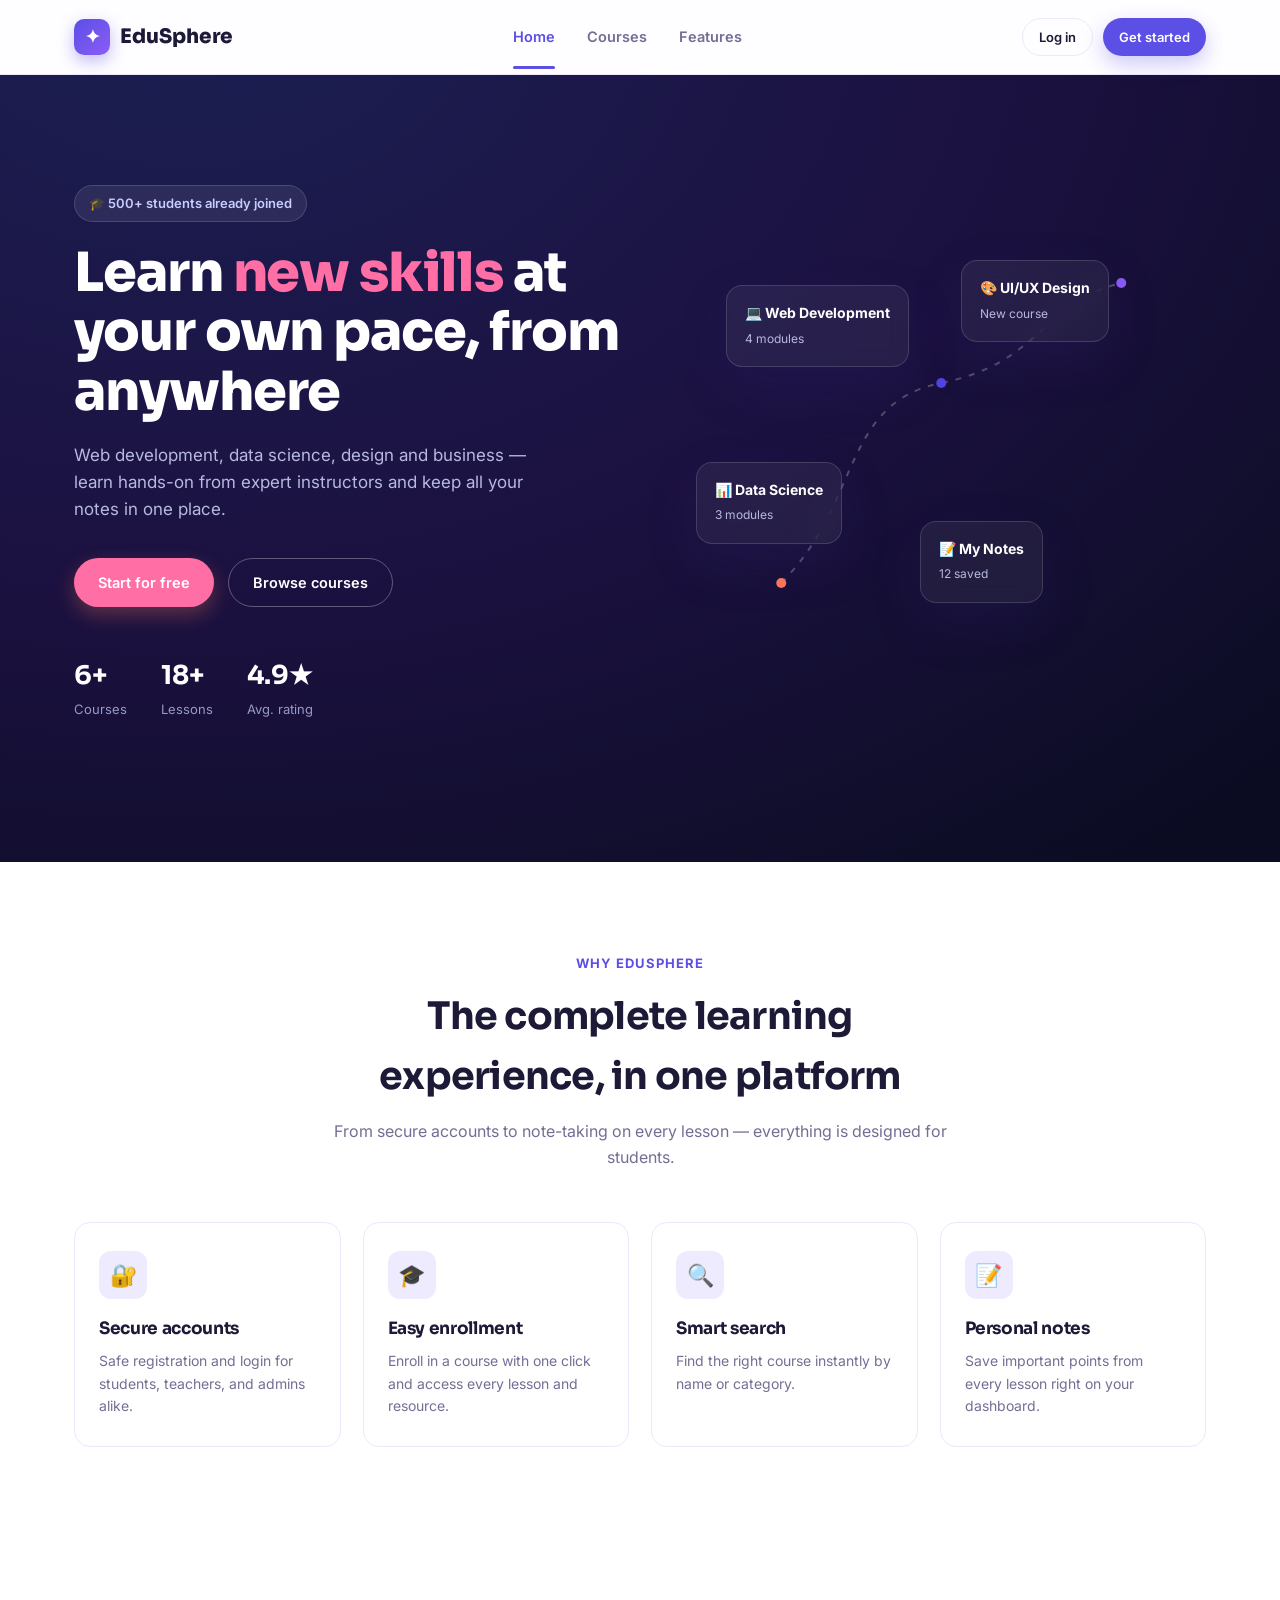
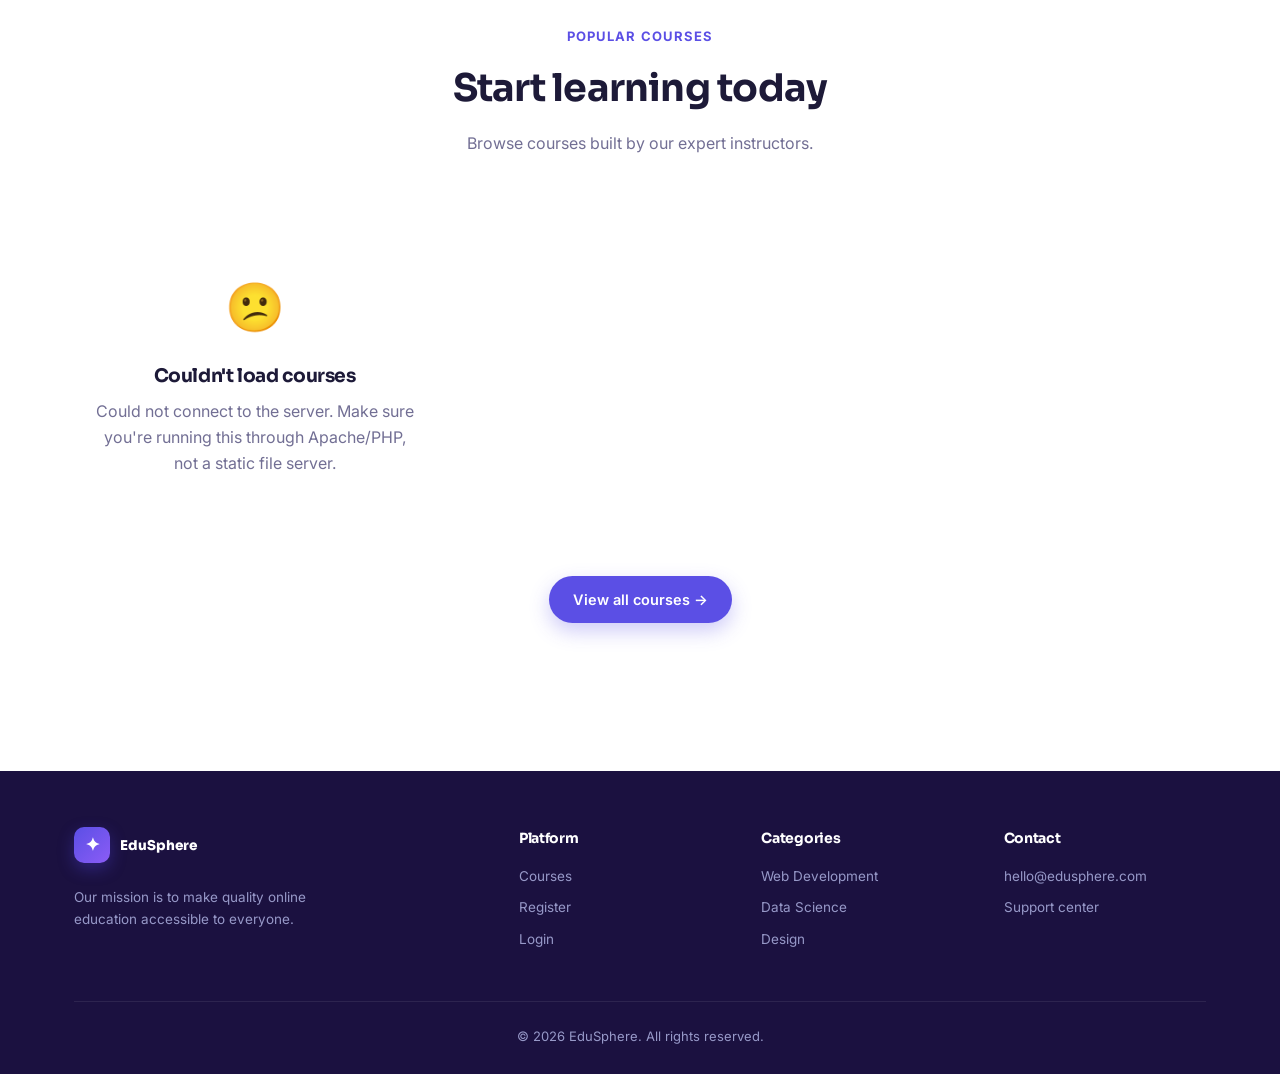
<file: index.html>
<!DOCTYPE html>
<html lang="en">
<head>
<meta charset="UTF-8">
<meta name="viewport" content="width=device-width, initial-scale=1.0">
<title>EduSphere — A New Horizon for Learning</title>
<link rel="stylesheet" href="css/style.css">
</head>
<body>

<nav class="navbar">
  <div class="container">
    <a href="index.html" class="brand"><span class="brand-mark">✦</span> EduSphere</a>
    <ul class="nav-links">
      <li><a href="index.html" class="active">Home</a></li>
      <li><a href="courses.html">Courses</a></li>
      <li><a href="index.html#features">Features</a></li>
    </ul>
    <div class="nav-actions">
      <div data-auth-area style="display:flex; gap:10px;"></div>
      <button class="nav-toggle">☰</button>
    </div>
  </div>
</nav>

<header class="hero">
  <div class="container">
    <div>
      <span class="eyebrow">🎓 500+ students already joined</span>
      <h1>Learn <span>new skills</span> at your own pace, from anywhere</h1>
      <p>Web development, data science, design and business — learn hands-on from expert instructors and keep all your notes in one place.</p>
      <div class="hero-actions">
        <a href="register.html" class="btn btn-accent">Start for free</a>
        <a href="courses.html" class="btn btn-outline" style="border-color:rgba(255,255,255,0.3); color:#fff;">Browse courses</a>
      </div>
      <div class="hero-stats">
        <div><b>6+</b><span>Courses</span></div>
        <div><b>18+</b><span>Lessons</span></div>
        <div><b>4.9★</b><span>Avg. rating</span></div>
      </div>
    </div>

    <div class="hero-visual">
      <svg class="path-svg" viewBox="0 0 420 420">
        <path class="dash" d="M40,340 C120,260 100,160 200,140 C300,120 300,60 380,40" stroke="rgba(255,255,255,0.25)" stroke-width="2" fill="none"/>
        <circle cx="40" cy="340" r="5" fill="#FF7A59"/>
        <circle cx="200" cy="140" r="5" fill="#4F46E5"/>
        <circle cx="380" cy="40" r="5" fill="#8B5CF6"/>
      </svg>
      <div class="orbit-card c1"><b>💻 Web Development</b><span>4 modules</span></div>
      <div class="orbit-card c2"><b>📊 Data Science</b><span>3 modules</span></div>
      <div class="orbit-card c3"><b>📝 My Notes</b><span>12 saved</span></div>
      <div class="orbit-card c4"><b>🎨 UI/UX Design</b><span>New course</span></div>
    </div>
  </div>
</header>

<section class="section section-bg" id="features">
  <div class="container">
    <div class="section-head reveal">
      <span class="kicker">Why EduSphere</span>
      <h2>The complete learning experience, in one platform</h2>
      <p>From secure accounts to note-taking on every lesson — everything is designed for students.</p>
    </div>
    <div class="features-grid">
      <div class="feature-card reveal">
        <div class="feature-icon">🔐</div>
        <h3>Secure accounts</h3>
        <p>Safe registration and login for students, teachers, and admins alike.</p>
      </div>
      <div class="feature-card reveal">
        <div class="feature-icon">🎓</div>
        <h3>Easy enrollment</h3>
        <p>Enroll in a course with one click and access every lesson and resource.</p>
      </div>
      <div class="feature-card reveal">
        <div class="feature-icon">🔍</div>
        <h3>Smart search</h3>
        <p>Find the right course instantly by name or category.</p>
      </div>
      <div class="feature-card reveal">
        <div class="feature-icon">📝</div>
        <h3>Personal notes</h3>
        <p>Save important points from every lesson right on your dashboard.</p>
      </div>
    </div>
  </div>
</section>

<section class="section">
  <div class="container">
    <div class="section-head reveal">
      <span class="kicker">Popular courses</span>
      <h2>Start learning today</h2>
      <p>Browse courses built by our expert instructors.</p>
    </div>
    <div class="course-grid" id="courseGrid"></div>
    <div style="text-align:center; margin-top:40px;">
      <a href="courses.html" class="btn btn-primary">View all courses →</a>
    </div>
  </div>
</section>

<footer>
  <div class="container">
    <div class="footer-grid">
      <div>
        <a href="index.html" class="brand" style="color:#fff; margin-bottom:14px; display:inline-flex;"><span class="brand-mark">✦</span> EduSphere</a>
        <p style="font-size:13.5px; max-width:280px; margin-top:10px;">Our mission is to make quality online education accessible to everyone.</p>
      </div>
      <div>
        <h4>Platform</h4>
        <a href="courses.html">Courses</a>
        <a href="register.html">Register</a>
        <a href="login.html">Login</a>
      </div>
      <div>
        <h4>Categories</h4>
        <a href="courses.html">Web Development</a>
        <a href="courses.html">Data Science</a>
        <a href="courses.html">Design</a>
      </div>
      <div>
        <h4>Contact</h4>
        <a href="#">hello@edusphere.com</a>
        <a href="#">Support center</a>
      </div>
    </div>
    <div class="footer-bottom">© 2026 EduSphere. All rights reserved.</div>
  </div>
</footer>

<script src="js/main.js"></script>
<script src="js/courses.js"></script>
<script>document.addEventListener("DOMContentLoaded", initAuthState);</script>
</body>
</html>
</file>
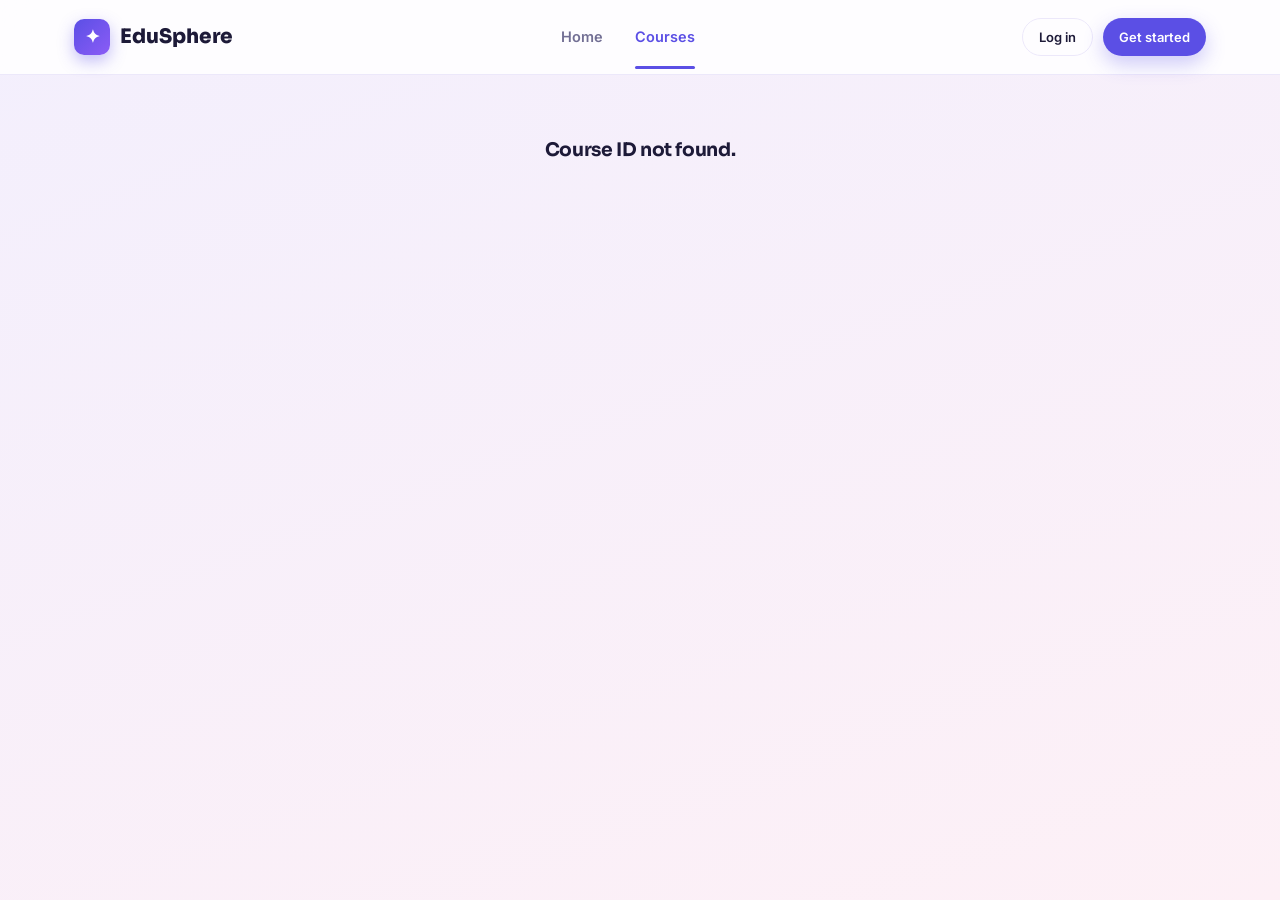
<file: course-detail.html>
<!DOCTYPE html>
<html lang="en">
<head>
<meta charset="UTF-8">
<meta name="viewport" content="width=device-width, initial-scale=1.0">
<title>Course Detail — EduSphere</title>
<link rel="stylesheet" href="css/style.css">
</head>
<body>

<nav class="navbar">
  <div class="container">
    <a href="index.html" class="brand"><span class="brand-mark">✦</span> EduSphere</a>
    <ul class="nav-links">
      <li><a href="index.html">Home</a></li>
      <li><a href="courses.html" class="active">Courses</a></li>
    </ul>
    <div class="nav-actions">
      <div data-auth-area style="display:flex; gap:10px;"></div>
      <button class="nav-toggle">☰</button>
    </div>
  </div>
</nav>

<div id="courseDetailWrap">
  <header style="background:var(--navy); padding:56px 0; color:#fff;">
    <div class="container" style="display:flex; align-items:center; gap:22px;">
      <div style="width:76px;height:76px;border-radius:18px;background:rgba(255,255,255,0.08);display:flex;align-items:center;justify-content:center;font-size:36px;" id="courseThumb"></div>
      <div>
        <span class="pill" style="background:rgba(255,255,255,0.1); border-color:rgba(255,255,255,0.2); color:#C9CCFF;" id="courseCategory"></span>
        <h1 style="color:#fff; font-size:28px; margin-top:10px;" id="courseTitle">Loading...</h1>
        <p style="color:#B7B9E0; margin-top:6px;" id="courseTeacher"></p>
      </div>
    </div>
  </header>

  <section class="section">
    <div class="container" style="display:grid; grid-template-columns:1.6fr 1fr; gap:32px; align-items:start;">
      <div>
        <div class="card" style="margin-bottom:24px;">
          <h3 style="margin-bottom:10px;">About this course</h3>
          <p id="courseDesc" style="color:var(--text-muted);"></p>
        </div>

        <div class="card">
          <div class="card-title">📚 Course lessons</div>
          <div id="lessonList"></div>
        </div>

        <div class="card" id="teacherPanel" style="display:none; margin-top:24px;">
          <div class="card-title">➕ Add a new lesson</div>
          <form id="addLessonForm">
            <div class="field">
              <label for="lessonTitle">Lesson title</label>
              <input type="text" id="lessonTitle" placeholder="e.g. CSS Grid Basics" required>
            </div>
            <div class="field">
              <label for="lessonContent">Details</label>
              <textarea id="lessonContent" rows="3" placeholder="What will this lesson cover..."></textarea>
            </div>
            <div class="field">
              <label for="lessonVideo">Video link (YouTube / Vimeo / direct .mp4)</label>
              <input type="text" id="lessonVideo" placeholder="https://youtube.com/watch?v=...">
            </div>
            <button type="submit" class="btn btn-primary">➕ Add lesson</button>
          </form>
        </div>
      </div>

      <aside>
        <div class="card">
          <div id="enrollBox"></div>
          <div style="margin-top:20px; display:flex; flex-direction:column; gap:14px; font-size:14px;">
            <div style="display:flex; justify-content:space-between;"><span style="color:var(--text-muted)">Level</span><b id="courseLevel"></b></div>
            <div style="display:flex; justify-content:space-between;"><span style="color:var(--text-muted)">Duration</span><b id="courseDuration"></b></div>
            <div style="display:flex; justify-content:space-between;"><span style="color:var(--text-muted)">Students</span><b id="courseStudents"></b></div>
          </div>
        </div>
      </aside>
    </div>
  </section>
</div>

<!-- Video player modal -->
<div class="modal-overlay" id="videoModalOverlay">
  <div class="modal" style="max-width:720px;">
    <div class="modal-head">
      <h3 id="videoModalTitle">▶ Lesson video</h3>
      <button class="modal-close" data-close-modal>✕</button>
    </div>
    <div id="videoFrameWrap"></div>
  </div>
</div>

<!-- Quick note modal (opened from a lesson) -->
<div class="modal-overlay" id="quickNoteOverlay">
  <div class="modal">
    <div class="modal-head">
      <h3>📝 Lesson note</h3>
      <button class="modal-close" data-close-modal>✕</button>
    </div>
    <form id="quickNoteForm">
      <input type="hidden" id="quickNoteCourseId">
      <input type="hidden" id="quickNoteLessonId">
      <div class="field">
        <label for="quickNoteTitle">Title</label>
        <input type="text" id="quickNoteTitle" required>
      </div>
      <div class="field">
        <label for="quickNoteContent">Write your note</label>
        <textarea id="quickNoteContent" rows="5" placeholder="Save the important points here..."></textarea>
      </div>
      <button type="submit" class="btn btn-primary btn-block">Save note</button>
    </form>
  </div>
</div>

<script src="js/main.js"></script>
<script src="js/course-detail.js"></script>
</body>
</html>
</file>
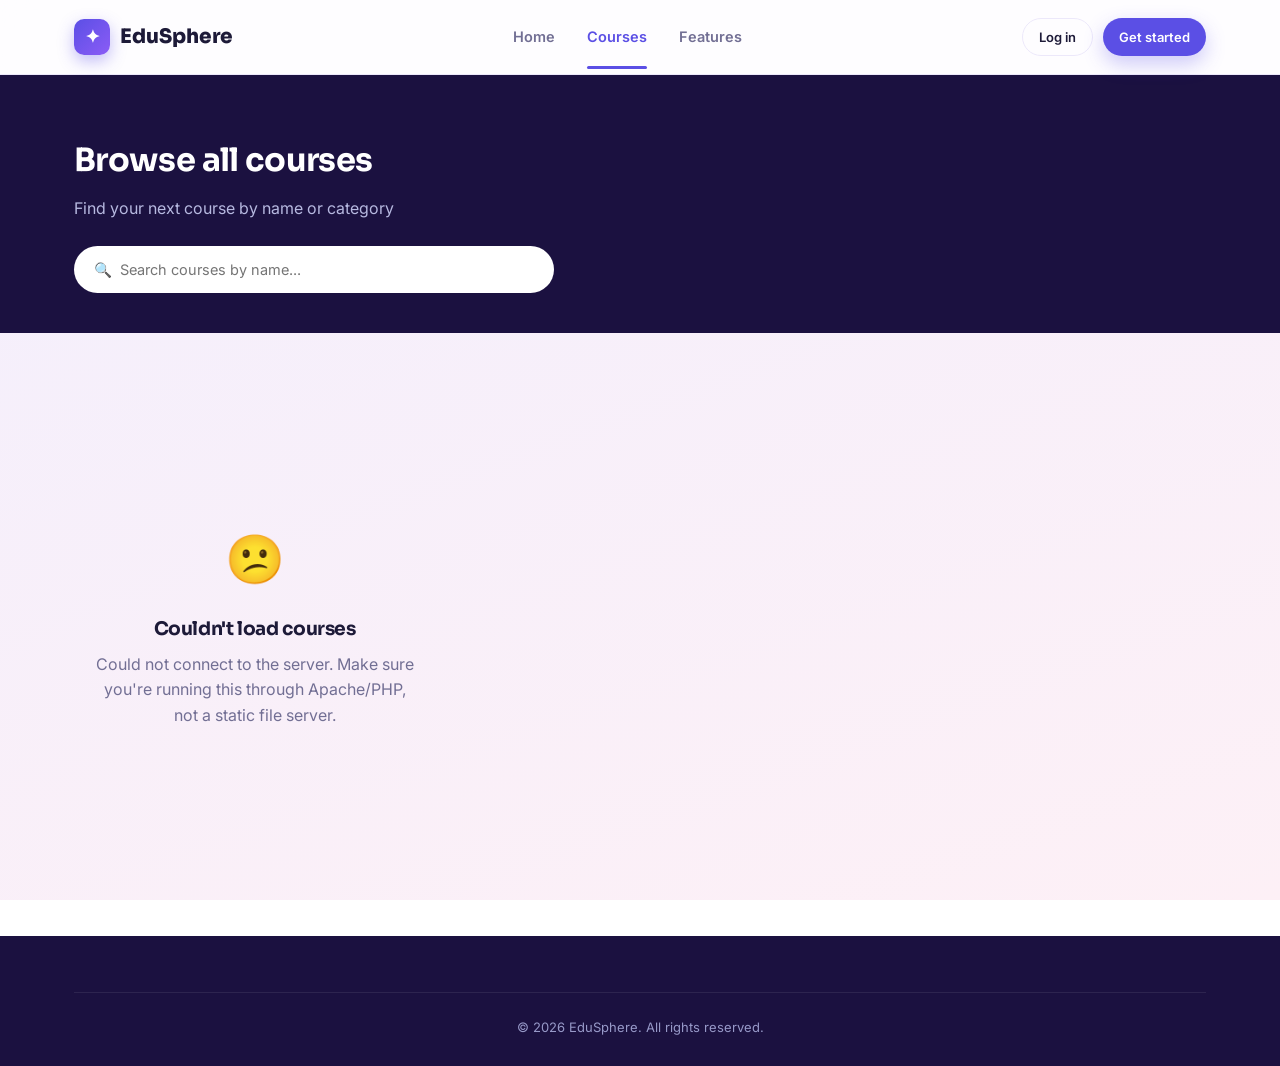
<file: courses.html>
<!DOCTYPE html>
<html lang="en">
<head>
<meta charset="UTF-8">
<meta name="viewport" content="width=device-width, initial-scale=1.0">
<title>All Courses — EduSphere</title>
<link rel="stylesheet" href="css/style.css">
</head>
<body>

<nav class="navbar">
  <div class="container">
    <a href="index.html" class="brand"><span class="brand-mark">✦</span> EduSphere</a>
    <ul class="nav-links">
      <li><a href="index.html">Home</a></li>
      <li><a href="courses.html" class="active">Courses</a></li>
      <li><a href="index.html#features">Features</a></li>
    </ul>
    <div class="nav-actions">
      <div data-auth-area style="display:flex; gap:10px;"></div>
      <button class="nav-toggle">☰</button>
    </div>
  </div>
</nav>

<header style="background:var(--navy); padding:60px 0 40px; color:#fff;">
  <div class="container">
    <h1 style="color:#fff; font-size:32px;">Browse all courses</h1>
    <p style="color:#B7B9E0; margin-top:10px;">Find your next course by name or category</p>
    <div style="margin-top:24px; max-width:480px; position:relative;">
      <input type="text" id="courseSearch" placeholder="🔍  Search courses by name..."
        style="width:100%; padding:15px 20px; border-radius:100px; border:none; font-size:14.5px;">
    </div>
  </div>
</header>

<section class="section">
  <div class="container">
    <div class="pill-row" id="categoryPills"></div>
    <div class="course-grid" id="courseGrid"></div>
  </div>
</section>

<footer>
  <div class="container">
    <div class="footer-bottom">© 2026 EduSphere. All rights reserved.</div>
  </div>
</footer>

<script src="js/main.js"></script>
<script src="js/courses.js"></script>
<script>document.addEventListener("DOMContentLoaded", initAuthState);</script>
</body>
</html>
</file>
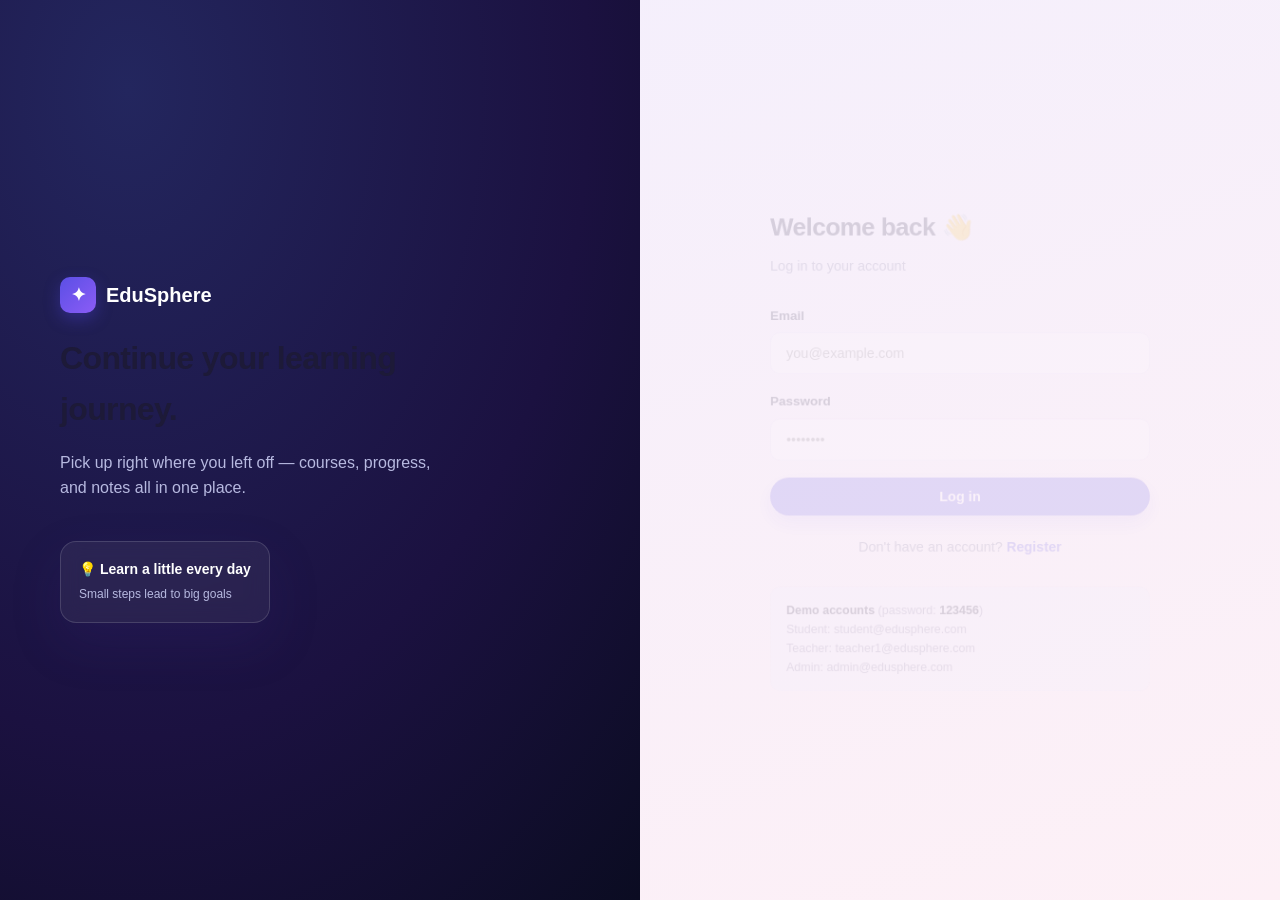
<file: dashboard.html>
<!DOCTYPE html>
<html lang="en">
<head>
<meta charset="UTF-8">
<meta name="viewport" content="width=device-width, initial-scale=1.0">
<title>Dashboard — EduSphere</title>
<link rel="stylesheet" href="css/style.css">
</head>
<body>

<div class="app-shell">
  <aside class="sidebar">
    <a href="index.html" class="brand"><span class="brand-mark">✦</span> EduSphere</a>
    <nav class="side-nav">
      <a href="dashboard.html" class="active"><span class="ic">🏠</span> Dashboard</a>
      <a href="courses.html"><span class="ic">📚</span> Courses</a>
      <a href="notes.html"><span class="ic">📝</span> My Notes</a>
    </nav>
    <div class="sidebar-footer">
      <div class="sidebar-user" data-sidebar-user></div>
      <button class="logout-btn" data-logout>🚪 Log out</button>
    </div>
  </aside>

  <main class="main-content">
    <div class="topbar">
      <div style="display:flex; align-items:center; gap:14px;">
        <button class="mobile-menu-btn">☰</button>
        <div>
          <h1>Hello, <span id="welcomeName">...</span> 👋</h1>
          <p>Here's your learning progress at a glance</p>
        </div>
      </div>
      <a href="courses.html" class="btn btn-primary">+ Find a new course</a>
    </div>

    <div class="stat-grid">
      <div class="stat-card">
        <div class="top"><div class="stat-icon" style="background:var(--primary-light);color:var(--primary)">📚</div></div>
        <h3 id="statCourses">0</h3><span>Enrolled courses</span>
      </div>
      <div class="stat-card" style="animation-delay:.05s">
        <div class="top"><div class="stat-icon" style="background:var(--accent-light);color:var(--accent)">📈</div></div>
        <h3 id="statProgress">0%</h3><span>Average progress</span>
      </div>
      <div class="stat-card" style="animation-delay:.1s">
        <div class="top"><div class="stat-icon" style="background:var(--success-light);color:var(--success)">🏆</div></div>
        <h3 id="statCompleted">0</h3><span>Completed courses</span>
      </div>
      <div class="stat-card" style="animation-delay:.15s">
        <div class="top"><div class="stat-icon" style="background:#FFF4E0;color:#D97706">📝</div></div>
        <h3 id="statNotes">0</h3><span>Total notes</span>
      </div>
    </div>

    <div style="display:grid; grid-template-columns:1.5fr 1fr; gap:24px; align-items:start;">
      <div class="card">
        <div class="card-title"><span>My Courses</span> <a href="courses.html" style="font-size:13px;color:var(--primary)">View all →</a></div>
        <div id="enrolledList"></div>
      </div>

      <div class="card">
        <div class="card-title"><span>Recent Notes</span> <a href="notes.html" style="font-size:13px;color:var(--primary)">View all →</a></div>
        <div id="recentNotes"></div>
      </div>
    </div>
  </main>
</div>

<script src="js/main.js"></script>
<script src="js/dashboard.js"></script>
</body>
</html>
</file>
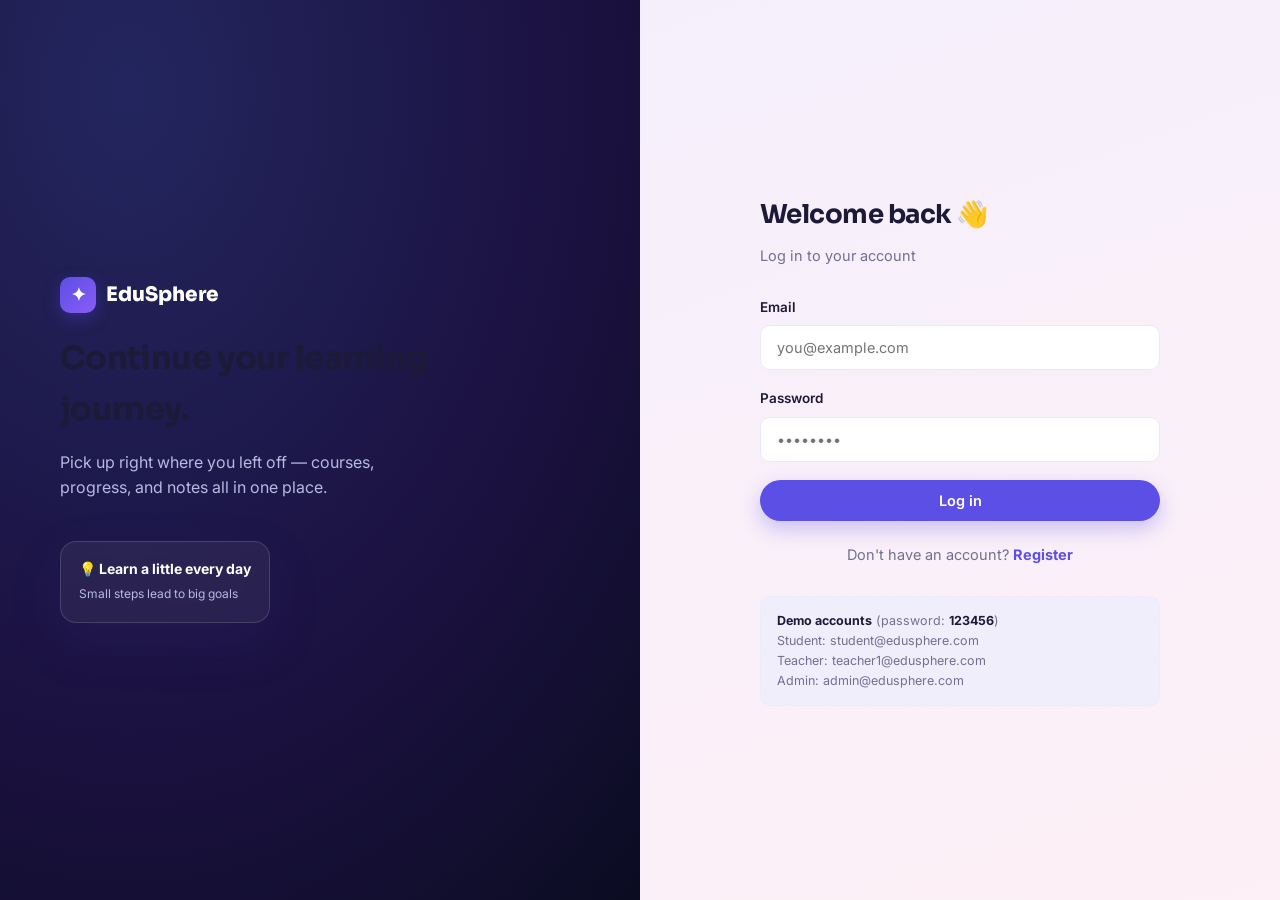
<file: login.html>
<!DOCTYPE html>
<html lang="en">
<head>
<meta charset="UTF-8">
<meta name="viewport" content="width=device-width, initial-scale=1.0">
<title>Login — EduSphere</title>
<link rel="stylesheet" href="css/style.css">
</head>
<body>

<div class="auth-wrap">
  <div class="auth-side">
    <span class="brand" style="color:#fff;"><span class="brand-mark">✦</span> EduSphere</span>
    <h2>Continue your learning journey.</h2>
    <p>Pick up right where you left off — courses, progress, and notes all in one place.</p>
    <div class="orbit-card c1" style="position:relative; top:0; left:0; margin-top:40px; width:fit-content;">
      <b>💡 Learn a little every day</b>
      <span>Small steps lead to big goals</span>
    </div>
  </div>

  <div class="auth-form-wrap">
    <div class="auth-card">
      <h1>Welcome back 👋</h1>
      <p>Log in to your account</p>

      <div class="form-error" id="formError"></div>

      <form id="loginForm">
        <div class="field">
          <label for="email">Email</label>
          <input type="email" id="email" placeholder="you@example.com" required>
        </div>
        <div class="field">
          <label for="password">Password</label>
          <input type="password" id="password" placeholder="••••••••" required>
        </div>
        <button type="submit" class="btn btn-primary btn-block">Log in</button>
      </form>

      <p class="auth-switch">Don't have an account? <a href="register.html">Register</a></p>

      <div class="demo-box">
        <b>Demo accounts</b> (password: <b>123456</b>)<br>
        Student: student@edusphere.com<br>
        Teacher: teacher1@edusphere.com<br>
        Admin: admin@edusphere.com
      </div>
    </div>
  </div>
</div>

<script src="js/main.js"></script>
<script src="js/auth.js"></script>
</body>
</html>
</file>
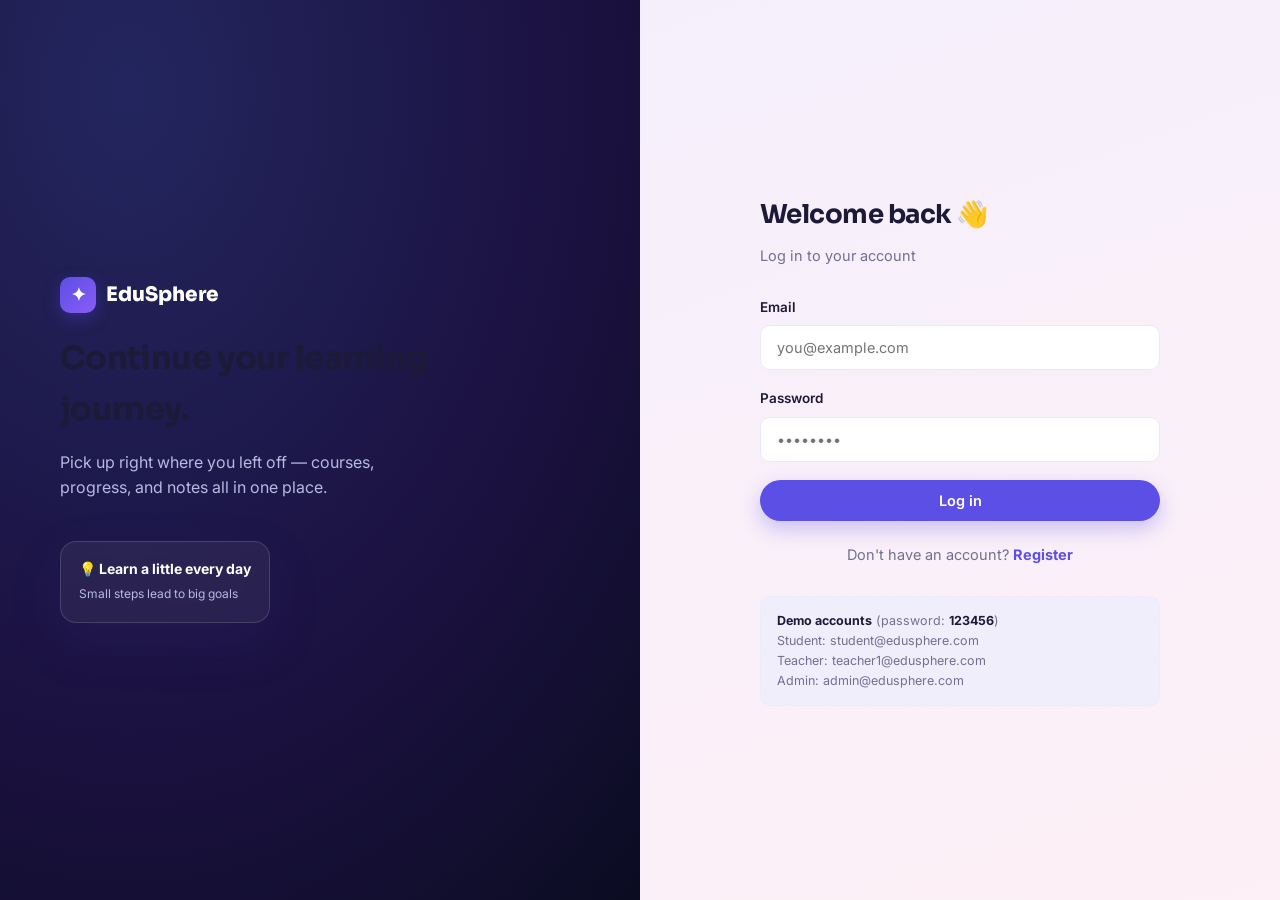
<file: notes.html>
<!DOCTYPE html>
<html lang="en">
<head>
<meta charset="UTF-8">
<meta name="viewport" content="width=device-width, initial-scale=1.0">
<title>My Notes — EduSphere</title>
<link rel="stylesheet" href="css/style.css">
</head>
<body>

<div class="app-shell">
  <aside class="sidebar">
    <a href="index.html" class="brand"><span class="brand-mark">✦</span> EduSphere</a>
    <nav class="side-nav">
      <a href="dashboard.html"><span class="ic">🏠</span> Dashboard</a>
      <a href="courses.html"><span class="ic">📚</span> Courses</a>
      <a href="notes.html" class="active"><span class="ic">📝</span> My Notes</a>
    </nav>
    <div class="sidebar-footer">
      <div class="sidebar-user" data-sidebar-user></div>
      <button class="logout-btn" data-logout>🚪 Log out</button>
    </div>
  </aside>

  <main class="main-content">
    <div class="topbar">
      <div style="display:flex; align-items:center; gap:14px;">
        <button class="mobile-menu-btn">☰</button>
        <div>
          <h1>My Notes 📝</h1>
          <p>Save the important points while you study</p>
        </div>
      </div>
      <button class="btn btn-primary" id="addNoteBtn">+ New note</button>
    </div>

    <div class="notes-grid" id="notesGrid"></div>
  </main>
</div>

<!-- Add / Edit note modal -->
<div class="modal-overlay" id="noteModalOverlay">
  <div class="modal">
    <div class="modal-head">
      <h3 id="modalTitle">Add a new note</h3>
      <button class="modal-close" data-close-modal>✕</button>
    </div>
    <form id="noteForm">
      <div class="field">
        <label for="noteTitle">Title</label>
        <input type="text" id="noteTitle" placeholder="e.g. JavaScript Closures" required>
      </div>
      <div class="field">
        <label for="noteCourseSelect">Course (optional)</label>
        <select id="noteCourseSelect"></select>
      </div>
      <div class="field">
        <label for="noteContent">Write your note</label>
        <textarea id="noteContent" rows="6" placeholder="Write the important points here..."></textarea>
      </div>
      <div class="checkbox-row">
        <input type="checkbox" id="noteImportant">
        <label for="noteImportant" style="margin:0;">⭐ Mark as important</label>
      </div>
      <button type="submit" class="btn btn-primary btn-block">Save note</button>
    </form>
  </div>
</div>

<script src="js/main.js"></script>
<script src="js/notes.js"></script>
</body>
</html>
</file>
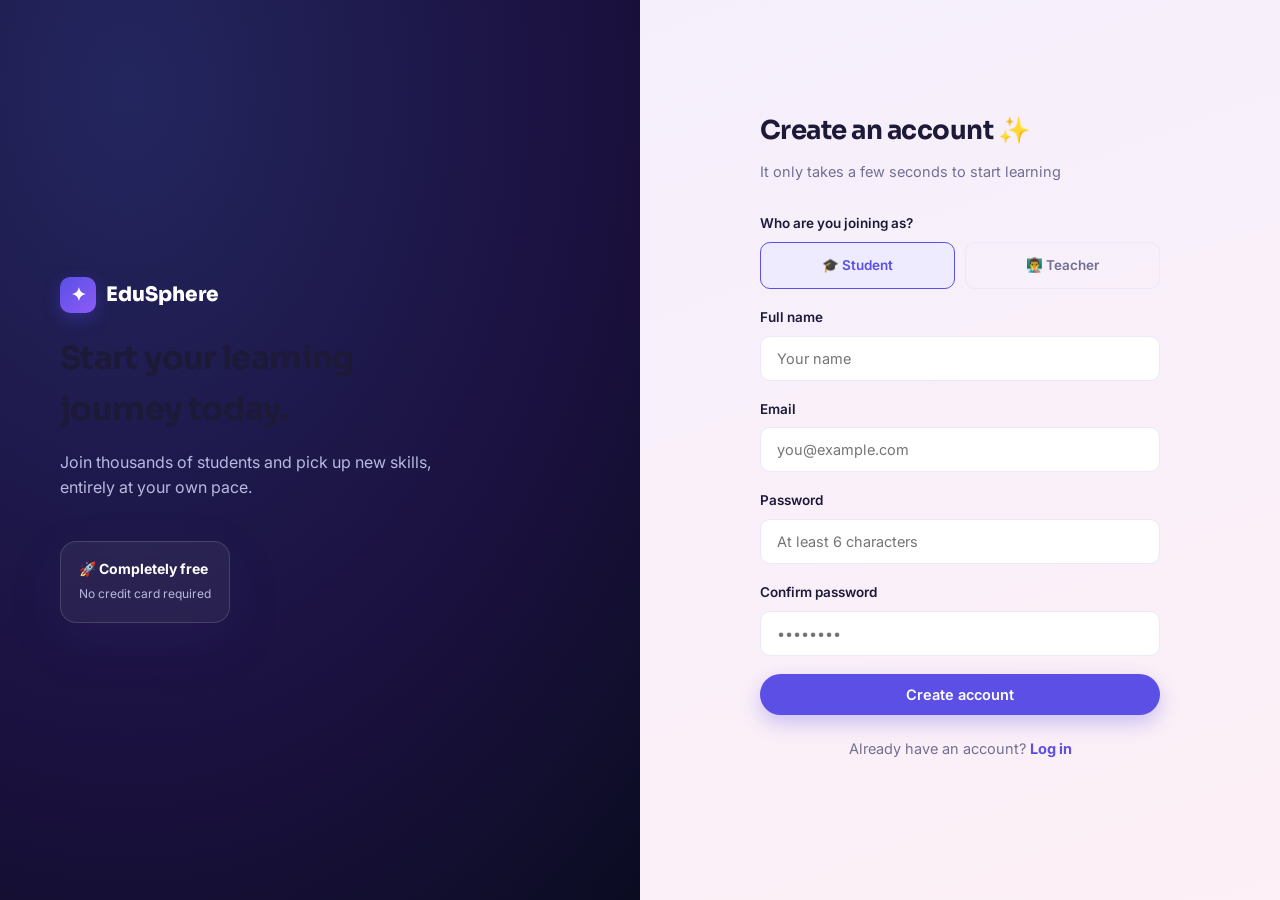
<file: register.html>
<!DOCTYPE html>
<html lang="en">
<head>
<meta charset="UTF-8">
<meta name="viewport" content="width=device-width, initial-scale=1.0">
<title>Register — EduSphere</title>
<link rel="stylesheet" href="css/style.css">
</head>
<body>

<div class="auth-wrap">
  <div class="auth-side">
    <span class="brand" style="color:#fff;"><span class="brand-mark">✦</span> EduSphere</span>
    <h2>Start your learning journey today.</h2>
    <p>Join thousands of students and pick up new skills, entirely at your own pace.</p>
    <div class="orbit-card c1" style="position:relative; top:0; left:0; margin-top:40px; width:fit-content;">
      <b>🚀 Completely free</b>
      <span>No credit card required</span>
    </div>
  </div>

  <div class="auth-form-wrap">
    <div class="auth-card">
      <h1>Create an account ✨</h1>
      <p>It only takes a few seconds to start learning</p>

      <div class="form-error" id="formError"></div>

      <form id="registerForm">
        <div class="field">
          <label>Who are you joining as?</label>
          <div class="role-select">
            <div class="role-opt selected" data-role="student">🎓 Student</div>
            <div class="role-opt" data-role="teacher">👨‍🏫 Teacher</div>
          </div>
        </div>
        <div class="field">
          <label for="name">Full name</label>
          <input type="text" id="name" placeholder="Your name" required>
        </div>
        <div class="field">
          <label for="email">Email</label>
          <input type="email" id="email" placeholder="you@example.com" required>
        </div>
        <div class="field">
          <label for="password">Password</label>
          <input type="password" id="password" placeholder="At least 6 characters" required>
        </div>
        <div class="field">
          <label for="confirmPassword">Confirm password</label>
          <input type="password" id="confirmPassword" placeholder="••••••••" required>
        </div>
        <button type="submit" class="btn btn-primary btn-block">Create account</button>
      </form>

      <p class="auth-switch">Already have an account? <a href="login.html">Log in</a></p>
    </div>
  </div>
</div>

<script src="js/main.js"></script>
<script src="js/auth.js"></script>
</body>
</html>
</file>
<file: css/style.css>
/* =========================================================
   EduSphere — Design tokens
   Display: 'Sora' | Body: 'Inter'
   Palette: deep indigo-navy + electric indigo + coral accent
   ========================================================= */
@import url('https://fonts.googleapis.com/css2?family=Sora:wght@400;600;700;800&family=Inter:wght@400;500;600;700&display=swap');

:root{
  --navy: #1B1140;
  --navy-2: #241852;
  --surface: #FFFFFF;
  --bg: #F1EEFC;
  --bg-grad-1: #F3EFFD;
  --bg-grad-2: #FDF0F6;
  --border: #ECE8FA;

  --primary: #5B4FE5;
  --primary-dark: #4A3BD1;
  --primary-light: #EEEBFF;

  --accent: #FF6FA5;
  --accent-light: #FFEAF1;

  --success: #17B26A;
  --success-light: #E7F9F0;
  --danger: #E5484D;
  --danger-light: #FDEAEA;

  --text: #1D1A38;
  --text-muted: #726F94;
  --text-faint: #A6A2C4;

  --radius-sm: 10px;
  --radius: 16px;
  --radius-lg: 24px;

  --shadow-sm: 0 1px 3px rgba(60,40,130,0.06);
  --shadow: 0 10px 30px rgba(60,40,130,0.10);
  --shadow-lg: 0 20px 50px rgba(60,40,130,0.18);

  --font-display: 'Sora', sans-serif;
  --font-body: 'Inter', sans-serif;
}

*{ margin:0; padding:0; box-sizing:border-box; }
html{ scroll-behavior:smooth; }
body{
  font-family: var(--font-body);
  background: linear-gradient(160deg, var(--bg-grad-1) 0%, var(--bg-grad-2) 100%);
  background-attachment: fixed;
  color: var(--text);
  line-height:1.6;
  -webkit-font-smoothing:antialiased;
  overflow-x:hidden;
}
h1,h2,h3,h4{ font-family: var(--font-display); letter-spacing:-0.02em; color:var(--text); }
a{ text-decoration:none; color:inherit; }
ul{ list-style:none; }
button{ font-family:inherit; cursor:pointer; border:none; background:none; }
img{ max-width:100%; display:block; }
input, textarea, select{ font-family:inherit; }

::selection{ background: var(--primary); color:#fff; }

/* reduced motion */
@media (prefers-reduced-motion: reduce){
  *{ animation-duration:0.001ms !important; animation-iteration-count:1 !important; transition-duration:0.001ms !important; scroll-behavior:auto !important; }
}

.container{ max-width:1180px; margin:0 auto; padding:0 24px; }

/* =========================== BUTTONS =========================== */
.btn{
  display:inline-flex; align-items:center; justify-content:center; gap:8px;
  padding:12px 24px; border-radius:100px; font-weight:600; font-size:14.5px;
  transition: transform .18s ease, box-shadow .18s ease, background .18s ease;
  white-space:nowrap;
}
.btn:active{ transform: scale(0.97); }
.btn-primary{ background: var(--primary); color:#fff; box-shadow: 0 8px 20px rgba(79,70,229,0.28); }
.btn-primary:hover{ background: var(--primary-dark); transform: translateY(-2px); box-shadow: 0 12px 26px rgba(79,70,229,0.36); }
.btn-accent{ background: var(--accent); color:#fff; box-shadow: 0 8px 20px rgba(255,122,89,0.3); }
.btn-accent:hover{ transform: translateY(-2px); }
.btn-outline{ background: transparent; color: var(--text); border:1.5px solid var(--border); }
.btn-outline:hover{ border-color: var(--primary); color: var(--primary); }
.btn-ghost{ background: var(--primary-light); color: var(--primary); }
.btn-ghost:hover{ background:#e2e0fc; }
.btn-sm{ padding:8px 16px; font-size:13px; }
.btn-block{ width:100%; }
.btn:disabled{ opacity:.55; cursor:not-allowed; transform:none !important; }

/* =========================== NAVBAR =========================== */
.navbar{
  position:sticky; top:0; z-index:100;
  background: rgba(255,255,255,0.85); backdrop-filter: blur(14px);
  border-bottom:1px solid var(--border);
}
.navbar .container{ display:flex; align-items:center; justify-content:space-between; height:74px; }
.brand{ display:flex; align-items:center; gap:10px; font-family:var(--font-display); font-weight:800; font-size:20px; }
.brand-mark{
  width:36px; height:36px; border-radius:10px;
  background: linear-gradient(135deg, var(--primary), #8B5CF6);
  display:flex; align-items:center; justify-content:center; color:#fff; font-size:18px;
  box-shadow: 0 6px 16px rgba(79,70,229,0.35);
}
.nav-links{ display:flex; align-items:center; gap:32px; }
.nav-links a{ font-weight:600; font-size:14.5px; color: var(--text-muted); transition: color .15s; position:relative; }
.nav-links a:hover, .nav-links a.active{ color: var(--primary); }
.nav-links a.active::after{
  content:''; position:absolute; left:0; right:0; bottom:-24px; height:3px; background:var(--primary); border-radius:2px;
}
.nav-actions{ display:flex; align-items:center; gap:12px; }
.nav-toggle{ display:none; font-size:24px; }

.user-chip{
  display:flex; align-items:center; gap:10px; padding:6px 14px 6px 6px; border-radius:100px;
  background: var(--primary-light); cursor:pointer; transition:.15s;
}
.user-chip:hover{ background:#e2e0fc; }
.user-avatar{
  width:32px; height:32px; border-radius:50%; background: linear-gradient(135deg,var(--accent),#FFB199);
  display:flex; align-items:center; justify-content:center; color:#fff; font-weight:700; font-size:13px;
}

/* =========================== HERO =========================== */
.hero{
  position:relative; overflow:hidden;
  background: radial-gradient(120% 140% at 15% -10%, #1C1F52 0%, var(--navy) 55%, #0B0C22 100%);
  color:#fff; padding: 110px 0 140px;
}
.hero .container{ display:grid; grid-template-columns:1.1fr 1fr; gap:60px; align-items:center; }
.eyebrow{
  display:inline-flex; align-items:center; gap:8px; padding:7px 14px; border-radius:100px;
  background: rgba(255,255,255,0.08); border:1px solid rgba(255,255,255,0.14);
  font-size:13px; font-weight:600; color:#C9CCFF; margin-bottom:22px;
  animation: fadeInUp .7s ease both;
}
.hero h1{ font-size:clamp(34px, 4.6vw, 54px); font-weight:800; line-height:1.1; color:#fff; animation: fadeInUp .7s .08s ease both; }
.hero h1 span{ color: var(--accent); }
.hero p{ margin-top:20px; font-size:17px; color:#B7B9E0; max-width:480px; animation: fadeInUp .7s .16s ease both; }
.hero-actions{ display:flex; gap:14px; margin-top:34px; animation: fadeInUp .7s .24s ease both; }
.hero-stats{ display:flex; gap:34px; margin-top:48px; animation: fadeInUp .7s .32s ease both; }
.hero-stats div b{ font-family:var(--font-display); font-size:26px; display:block; }
.hero-stats div span{ font-size:13px; color:#9799C8; }

.hero-visual{ position:relative; height:420px; animation: fadeIn 1s .3s ease both; }
.orbit-card{
  position:absolute; background: rgba(255,255,255,0.06); border:1px solid rgba(255,255,255,0.14);
  backdrop-filter: blur(10px); border-radius: var(--radius); padding:16px 18px; color:#fff;
  box-shadow: var(--shadow-lg); animation: float 5s ease-in-out infinite;
}
.orbit-card b{ display:block; font-size:14px; }
.orbit-card span{ font-size:12px; color:#B7B9E0; }
.orbit-card.c1{ top:10%; left:6%; animation-delay:0s; }
.orbit-card.c2{ top:52%; left:0%; animation-delay:1.2s; }
.orbit-card.c3{ top:66%; left:44%; animation-delay:.6s; }
.orbit-card.c4{ top:4%; left:52%; animation-delay:1.8s; }
.path-svg{ position:absolute; inset:0; width:100%; height:100%; }
.path-svg circle{ animation: pulse 2.4s ease-in-out infinite; }
.path-svg .dash{ stroke-dasharray: 6 8; animation: dashMove 20s linear infinite; }

@keyframes float{ 0%,100%{ transform:translateY(0);} 50%{ transform:translateY(-14px);} }
@keyframes pulse{ 0%,100%{ opacity:1; r:5;} 50%{ opacity:.5; r:7;} }
@keyframes dashMove{ to{ stroke-dashoffset:-200; } }
@keyframes fadeInUp{ from{ opacity:0; transform:translateY(22px);} to{ opacity:1; transform:translateY(0);} }
@keyframes fadeIn{ from{ opacity:0;} to{ opacity:1;} }
@keyframes scaleIn{ from{ opacity:0; transform:scale(.94);} to{ opacity:1; transform:scale(1);} }
@keyframes spin{ to{ transform:rotate(360deg); } }
@keyframes shimmer{ 0%{ background-position:-400px 0;} 100%{ background-position:400px 0;} }

.reveal{ opacity:0; transform:translateY(28px); transition: opacity .7s ease, transform .7s ease; }
.reveal.in-view{ opacity:1; transform:translateY(0); }

/* =========================== SECTIONS =========================== */
.section{ padding:88px 0; }
.section-head{ text-align:center; max-width:620px; margin:0 auto 52px; }
.section-head .kicker{ color: var(--primary); font-weight:700; font-size:13px; letter-spacing:.08em; text-transform:uppercase; }
.section-head h2{ font-size:clamp(26px,3vw,38px); margin-top:10px; }
.section-head p{ color:var(--text-muted); margin-top:12px; }
.section-bg{ background: var(--surface); }

/* Feature grid */
.features-grid{ display:grid; grid-template-columns:repeat(4,1fr); gap:22px; }
.feature-card{
  background:var(--surface); border:1px solid var(--border); border-radius:var(--radius);
  padding:28px 24px; transition: transform .25s ease, box-shadow .25s ease, border-color .25s;
}
.feature-card:hover{ transform:translateY(-6px); box-shadow: var(--shadow-lg); border-color:transparent; }
.feature-icon{
  width:48px; height:48px; border-radius:12px; display:flex; align-items:center; justify-content:center;
  font-size:22px; margin-bottom:16px; background: var(--primary-light);
}
.feature-card h3{ font-size:17px; margin-bottom:8px; }
.feature-card p{ font-size:14px; color:var(--text-muted); }

/* Category pills */
.pill-row{ display:flex; gap:10px; flex-wrap:wrap; justify-content:center; margin-bottom:40px; }
.pill{
  padding:9px 18px; border-radius:100px; border:1.5px solid var(--border); font-weight:600; font-size:13.5px;
  color:var(--text-muted); transition:.15s;
}
.pill:hover{ border-color:var(--primary); color:var(--primary); }
.pill.active{ background:var(--primary); border-color:var(--primary); color:#fff; }

/* Course cards */
.course-grid{ display:grid; grid-template-columns:repeat(3,1fr); gap:24px; }
.course-card{
  background:var(--surface); border:1px solid var(--border); border-radius:var(--radius-lg); overflow:hidden;
  transition: transform .25s ease, box-shadow .25s ease; display:flex; flex-direction:column;
}
.course-card:hover{ transform:translateY(-8px); box-shadow: var(--shadow-lg); }
.course-thumb{
  height:130px; display:flex; align-items:center; justify-content:center; font-size:44px;
  background: linear-gradient(135deg, var(--primary), #9B7FE8);
  position:relative;
}
.course-level{
  position:absolute; top:14px; right:14px; font-size:11px; font-weight:700; padding:4px 10px; border-radius:100px;
  background:rgba(255,255,255,0.92); color:var(--primary);
}
.course-body{ padding:20px; display:flex; flex-direction:column; gap:10px; flex:1; }
.course-cat{ font-size:12px; font-weight:700; color:var(--accent); text-transform:uppercase; letter-spacing:.04em; }
.course-body h3{ font-size:17px; line-height:1.35; }
.course-body p{ font-size:13.5px; color:var(--text-muted); flex:1; }
.course-meta{ display:flex; align-items:center; justify-content:space-between; font-size:12.5px; color:var(--text-faint); padding-top:10px; border-top:1px solid var(--border); }
.course-meta span{ display:flex; align-items:center; gap:5px; }
.course-footer{ display:flex; align-items:center; justify-content:space-between; margin-top:6px; }
.teacher-tag{ font-size:12.5px; color:var(--text-muted); }

.skeleton{ background: linear-gradient(90deg, #eceef8 25%, #f7f8fd 37%, #eceef8 63%); background-size:400px 100%; animation: shimmer 1.4s infinite linear; border-radius:var(--radius-lg); height:260px; }

/* =========================== FORMS / AUTH =========================== */
.auth-wrap{ min-height:100vh; display:grid; grid-template-columns:1fr 1fr; }
.auth-side{
  background: radial-gradient(120% 120% at 20% 10%, #23265E 0%, var(--navy) 60%, #0B0C22 100%);
  color:#fff; display:flex; flex-direction:column; justify-content:center; padding:60px; position:relative; overflow:hidden;
}
.auth-side h2{ font-size:32px; margin-top:20px; max-width:380px; }
.auth-side p{ color:#B7B9E0; margin-top:14px; max-width:380px; }
.auth-form-wrap{ display:flex; align-items:center; justify-content:center; padding:40px; }
.auth-card{ width:100%; max-width:400px; animation: scaleIn .5s ease both; }
.auth-card h1{ font-size:26px; margin-bottom:8px; }
.auth-card > p{ color:var(--text-muted); font-size:14.5px; margin-bottom:30px; }

.field{ margin-bottom:18px; }
.field label{ display:block; font-size:13.5px; font-weight:600; margin-bottom:7px; color:var(--text); }
.field input, .field textarea, .field select{
  width:100%; padding:13px 16px; border-radius:var(--radius-sm); border:1.5px solid var(--border);
  font-size:14.5px; transition: border-color .15s, box-shadow .15s; background:#fff;
}
.field input:focus, .field textarea:focus, .field select:focus{
  outline:none; border-color: var(--primary); box-shadow: 0 0 0 4px var(--primary-light);
}
.role-select{ display:flex; gap:10px; }
.role-opt{
  flex:1; padding:12px; border:1.5px solid var(--border); border-radius:var(--radius-sm); text-align:center;
  cursor:pointer; font-size:13.5px; font-weight:600; color:var(--text-muted); transition:.15s;
}
.role-opt.selected{ border-color:var(--primary); background:var(--primary-light); color:var(--primary); }
.auth-switch{ text-align:center; margin-top:22px; font-size:14px; color:var(--text-muted); }
.auth-switch a{ color:var(--primary); font-weight:700; }
.form-error{
  background: var(--danger-light); color:var(--danger); padding:12px 14px; border-radius:var(--radius-sm);
  font-size:13.5px; margin-bottom:18px; display:none; animation: fadeInUp .3s ease;
}
.form-error.show{ display:block; }
.demo-box{ margin-top:24px; background:var(--bg); border:1px dashed var(--border); border-radius:var(--radius-sm); padding:14px 16px; font-size:12.5px; color:var(--text-muted); }
.demo-box b{ color:var(--text); }

/* =========================== DASHBOARD LAYOUT =========================== */
.app-shell{ display:grid; grid-template-columns:264px 1fr; min-height:100vh; }
.sidebar{
  background: var(--surface); color: var(--text); padding:28px 20px; position:sticky; top:0; height:100vh;
  display:flex; flex-direction:column; transition: transform .3s ease; z-index:200;
  border-right:1px solid var(--border); box-shadow: 4px 0 24px rgba(60,40,130,0.04);
}
.sidebar .brand{ color: var(--text); margin-bottom:36px; padding-left:6px; }
.side-nav a{
  display:flex; align-items:center; gap:12px; padding:12px 14px; border-radius:12px; font-weight:600; font-size:14.5px;
  color: var(--text-muted); margin-bottom:4px; transition: background .18s, color .18s, transform .18s;
  border-left:3px solid transparent;
}
.side-nav a .ic{ font-size:17px; width:20px; text-align:center; }
.side-nav a:hover{ background: var(--primary-light); color: var(--primary); transform:translateX(3px); }
.side-nav a.active{ background: var(--primary-light); color: var(--primary); border-left-color: var(--primary); }
.sidebar-footer{ margin-top:auto; }
.sidebar-user{ display:flex; align-items:center; gap:12px; padding:14px; border-radius:14px; background: var(--bg); margin-bottom:10px; }
.sidebar-user b{ font-size:13.5px; display:block; color: var(--text); }
.sidebar-user span{ font-size:11.5px; color: var(--text-muted); text-transform:capitalize; }
.logout-btn{ width:100%; padding:11px; border-radius:12px; background: var(--danger-light); color: var(--danger); font-weight:600; font-size:13.5px; transition:.15s; }
.logout-btn:hover{ background: #FBD8D9; }

.main-content{ padding:32px 40px 60px; max-width:1200px; }
.topbar{ display:flex; align-items:center; justify-content:space-between; margin-bottom:32px; flex-wrap:wrap; gap:16px; }
.topbar h1{ font-size:25px; }
.topbar p{ color:var(--text-muted); font-size:14px; margin-top:4px; }
.mobile-menu-btn{ display:none; }

/* Stat cards */
.stat-grid{ display:grid; grid-template-columns:repeat(4,1fr); gap:20px; margin-bottom:36px; }
.stat-card{
  background:var(--surface); border:1px solid var(--border); border-radius:var(--radius); padding:22px;
  animation: fadeInUp .5s ease both; transition: transform .2s ease, box-shadow .2s ease;
}
.stat-card:hover{ transform:translateY(-4px); box-shadow:var(--shadow); }
.stat-card .top{ display:flex; align-items:center; justify-content:space-between; margin-bottom:14px; }
.stat-icon{ width:42px; height:42px; border-radius:11px; display:flex; align-items:center; justify-content:center; font-size:19px; }
.stat-card h3{ font-size:28px; font-family:var(--font-display); }
.stat-card span{ font-size:13px; color:var(--text-muted); }

.card{ background:var(--surface); border:1px solid var(--border); border-radius:var(--radius); padding:24px; }
.card-title{ font-size:17px; margin-bottom:18px; display:flex; align-items:center; justify-content:space-between; }

/* Progress bar */
.progress-track{ height:8px; background: var(--border); border-radius:100px; overflow:hidden; }
.progress-fill{ height:100%; background: linear-gradient(90deg, var(--primary), var(--accent)); border-radius:100px; width:0; transition: width 1s cubic-bezier(.4,0,.2,1); }

/* Enrolled course row */
.enrolled-row{
  display:flex; align-items:center; gap:16px; padding:16px; border-radius:var(--radius-sm); transition:.15s;
}
.enrolled-row:hover{ background: var(--bg); }
.enrolled-thumb{ width:52px; height:52px; border-radius:12px; background:var(--primary-light); display:flex; align-items:center; justify-content:center; font-size:24px; flex-shrink:0; }
.enrolled-info{ flex:1; min-width:0; }
.enrolled-info h4{ font-size:14.5px; margin-bottom:6px; }
.enrolled-info .progress-track{ max-width:220px; }
.enrolled-pct{ font-size:13px; font-weight:700; color:var(--primary); width:40px; text-align:right; }

/* Empty state */
.empty-state{ text-align:center; padding:60px 20px; color:var(--text-muted); }
.empty-state .emoji{ font-size:48px; margin-bottom:16px; animation: float 3s ease-in-out infinite; }
.empty-state h3{ color:var(--text); margin-bottom:8px; }

/* Notes */
.notes-toolbar{ display:flex; justify-content:space-between; align-items:center; margin-bottom:24px; gap:16px; flex-wrap:wrap; }
.notes-grid{ display:grid; grid-template-columns:repeat(3,1fr); gap:20px; }
.note-card{
  background:var(--surface); border:1px solid var(--border); border-radius:var(--radius); padding:20px;
  transition: transform .2s ease, box-shadow .2s ease; position:relative; animation: fadeInUp .4s ease both;
  border-top:4px solid var(--primary);
}
.note-card.important{ border-top-color: var(--accent); }
.note-card:hover{ transform:translateY(-5px); box-shadow:var(--shadow); }
.note-card h4{ font-size:15.5px; margin-bottom:8px; padding-right:50px; }
.note-card p{ font-size:13.5px; color:var(--text-muted); max-height:90px; overflow:hidden; }
.note-tag{ font-size:11px; color:var(--text-faint); margin-top:12px; display:block; }
.note-actions{ position:absolute; top:16px; right:16px; display:flex; gap:6px; }
.note-actions button{ width:26px; height:26px; border-radius:8px; font-size:13px; background:var(--bg); transition:.15s; }
.note-actions button:hover{ background:var(--primary-light); }
.important-star{ color: var(--accent); }

/* Modal */
.modal-overlay{
  position:fixed; inset:0; background: rgba(16,18,43,0.5); backdrop-filter: blur(3px);
  display:none; align-items:center; justify-content:center; z-index:1000; padding:20px;
}
.modal-overlay.show{ display:flex; animation: fadeIn .2s ease; }
.modal{ background:#fff; border-radius:var(--radius-lg); padding:28px; width:100%; max-width:480px; max-height:90vh; overflow-y:auto; animation: scaleIn .25s ease; }
.modal-head{ display:flex; align-items:center; justify-content:space-between; margin-bottom:20px; }
.modal-head h3{ font-size:19px; }
.modal-close{ font-size:20px; color:var(--text-muted); width:32px; height:32px; border-radius:50%; display:flex; align-items:center; justify-content:center; transition:.15s; }
.modal-close:hover{ background:var(--bg); }
.checkbox-row{ display:flex; align-items:center; gap:8px; margin-bottom:18px; }
.checkbox-row input{ width:16px; height:16px; accent-color: var(--accent); }

/* Toast */
.toast-wrap{ position:fixed; top:24px; right:24px; z-index:2000; display:flex; flex-direction:column; gap:10px; }
.toast{
  background:#fff; border-left:4px solid var(--success); border-radius:var(--radius-sm); padding:14px 18px;
  box-shadow: var(--shadow-lg); font-size:14px; font-weight:600; min-width:260px; animation: fadeInUp .3s ease;
  display:flex; align-items:center; gap:10px;
}
.toast.error{ border-left-color: var(--danger); }

/* Lesson list on course detail */
.lesson-item{
  display:flex; align-items:center; gap:14px; padding:16px; border-radius:var(--radius-sm); border:1px solid var(--border);
  margin-bottom:10px; transition:.15s;
}
.lesson-item:hover{ border-color: var(--primary); background: var(--primary-light); }
.lesson-num{ width:32px; height:32px; border-radius:50%; background:var(--primary); color:#fff; display:flex; align-items:center; justify-content:center; font-size:13px; font-weight:700; flex-shrink:0; }
.lesson-item h4{ font-size:14.5px; margin-bottom:3px; }
.lesson-item p{ font-size:12.5px; color:var(--text-muted); }

/* Footer */
footer{ background: var(--navy); color:#9799C8; padding:56px 0 28px; margin-top:60px; }
.footer-grid{ display:grid; grid-template-columns:2fr 1fr 1fr 1fr; gap:40px; margin-bottom:40px; }
.footer-grid h4{ color:#fff; font-size:14px; margin-bottom:16px; }
.footer-grid a{ display:block; font-size:13.5px; margin-bottom:10px; transition:.15s; }
.footer-grid a:hover{ color:#fff; }
.footer-bottom{ border-top:1px solid rgba(255,255,255,0.08); padding-top:24px; font-size:13px; text-align:center; }

/* Spinner */
.spinner{ width:20px; height:20px; border:2.5px solid rgba(255,255,255,0.4); border-top-color:#fff; border-radius:50%; animation: spin .7s linear infinite; display:inline-block; }

/* =========================== RESPONSIVE =========================== */
@media (max-width: 1024px){
  .features-grid{ grid-template-columns:repeat(2,1fr); }
  .course-grid{ grid-template-columns:repeat(2,1fr); }
  .notes-grid{ grid-template-columns:repeat(2,1fr); }
  .stat-grid{ grid-template-columns:repeat(2,1fr); }
  .hero .container{ grid-template-columns:1fr; }
  .hero-visual{ display:none; }
  .auth-side{ display:none; }
  .auth-wrap{ grid-template-columns:1fr; }
}

@media (max-width: 860px){
  .app-shell{ grid-template-columns:1fr; }
  .sidebar{ position:fixed; left:0; top:0; width:264px; transform:translateX(-100%); box-shadow: var(--shadow-lg); }
  .sidebar.open{ transform:translateX(0); }
  .mobile-menu-btn{ display:flex; font-size:22px; align-items:center; justify-content:center; width:42px; height:42px; border-radius:10px; background:var(--surface); border:1px solid var(--border); }
  .main-content{ padding:24px 18px 60px; }
  .nav-links{ position:fixed; top:74px; left:0; right:0; background:#fff; flex-direction:column; padding:20px 24px; gap:18px; border-bottom:1px solid var(--border); transform:translateY(-140%); transition: transform .3s ease; }
  .nav-links.open{ transform:translateY(0); }
  .nav-toggle{ display:block; }
  .nav-links a.active::after{ display:none; }
}

@media (max-width: 640px){
  .features-grid, .course-grid, .notes-grid, .stat-grid{ grid-template-columns:1fr; }
  .footer-grid{ grid-template-columns:1fr 1fr; }
  .hero{ padding:70px 0 90px; }
  .section{ padding:56px 0; }
}
</file>
